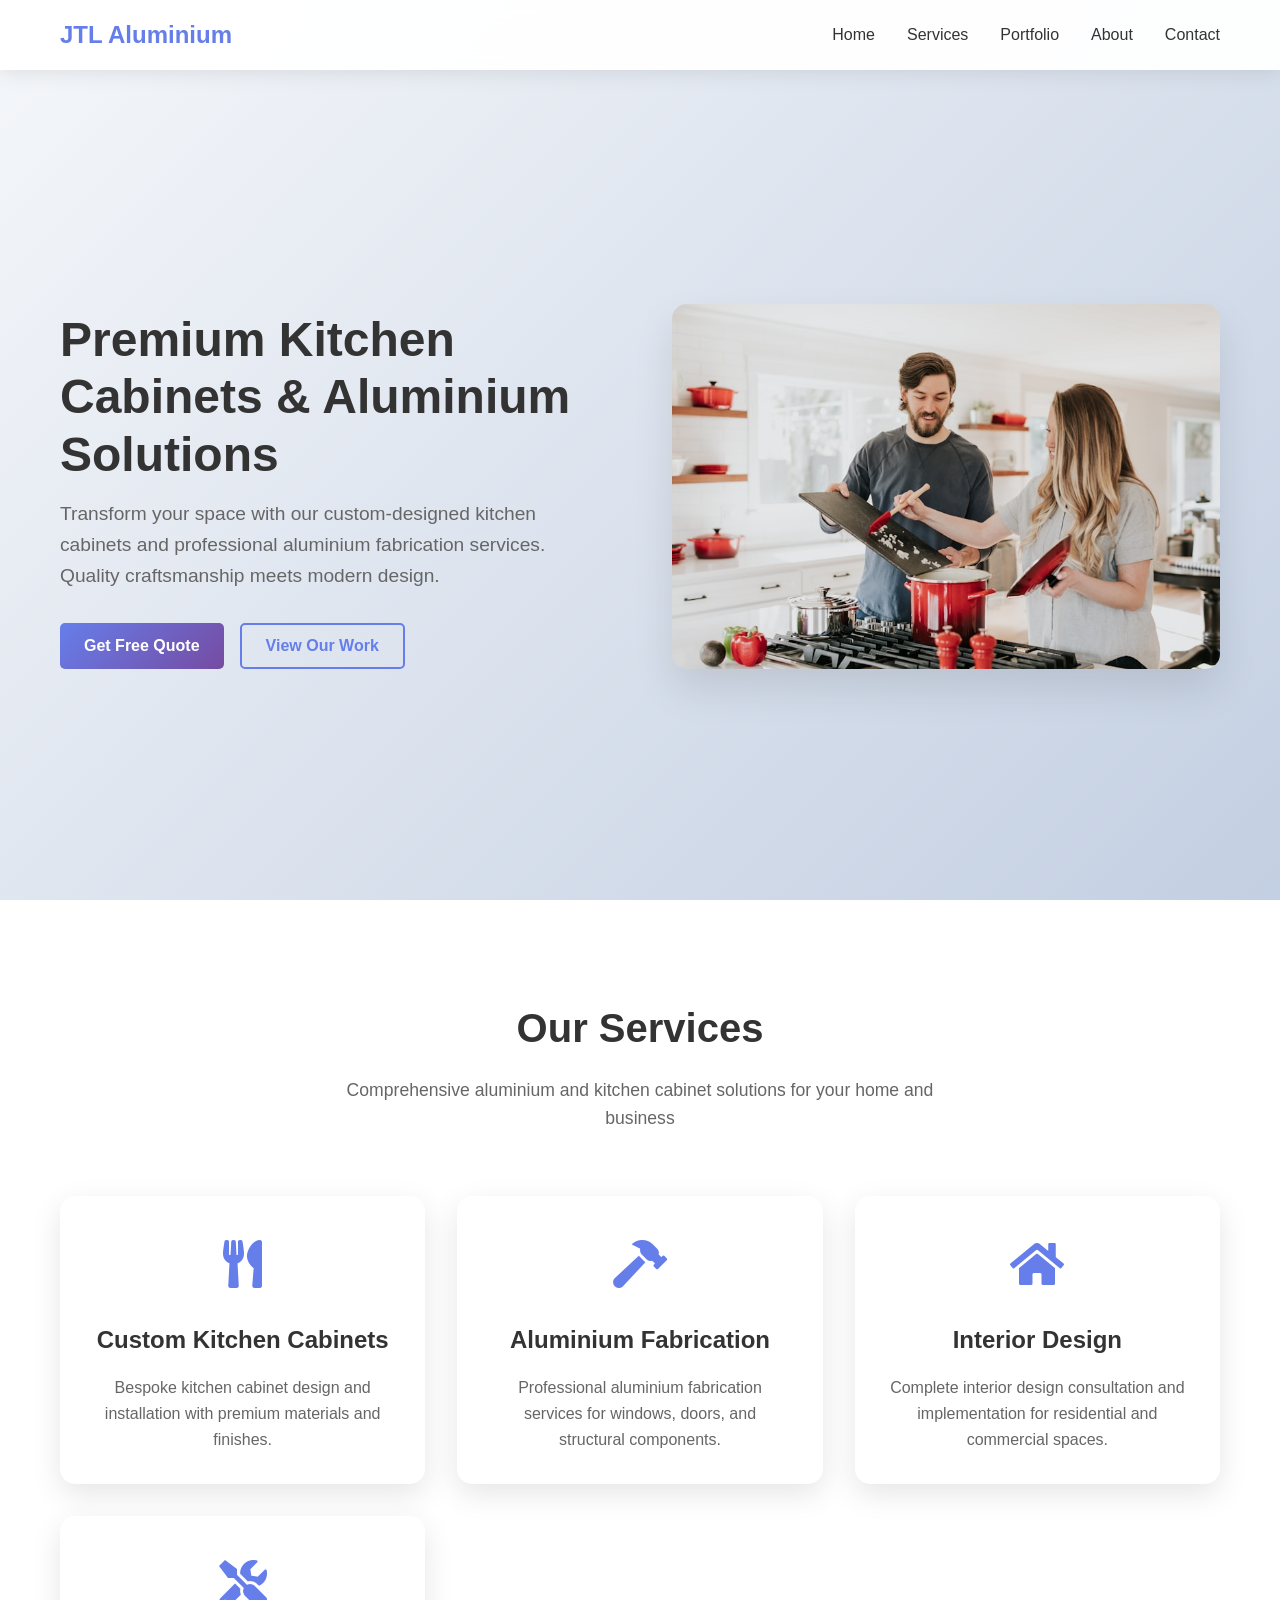
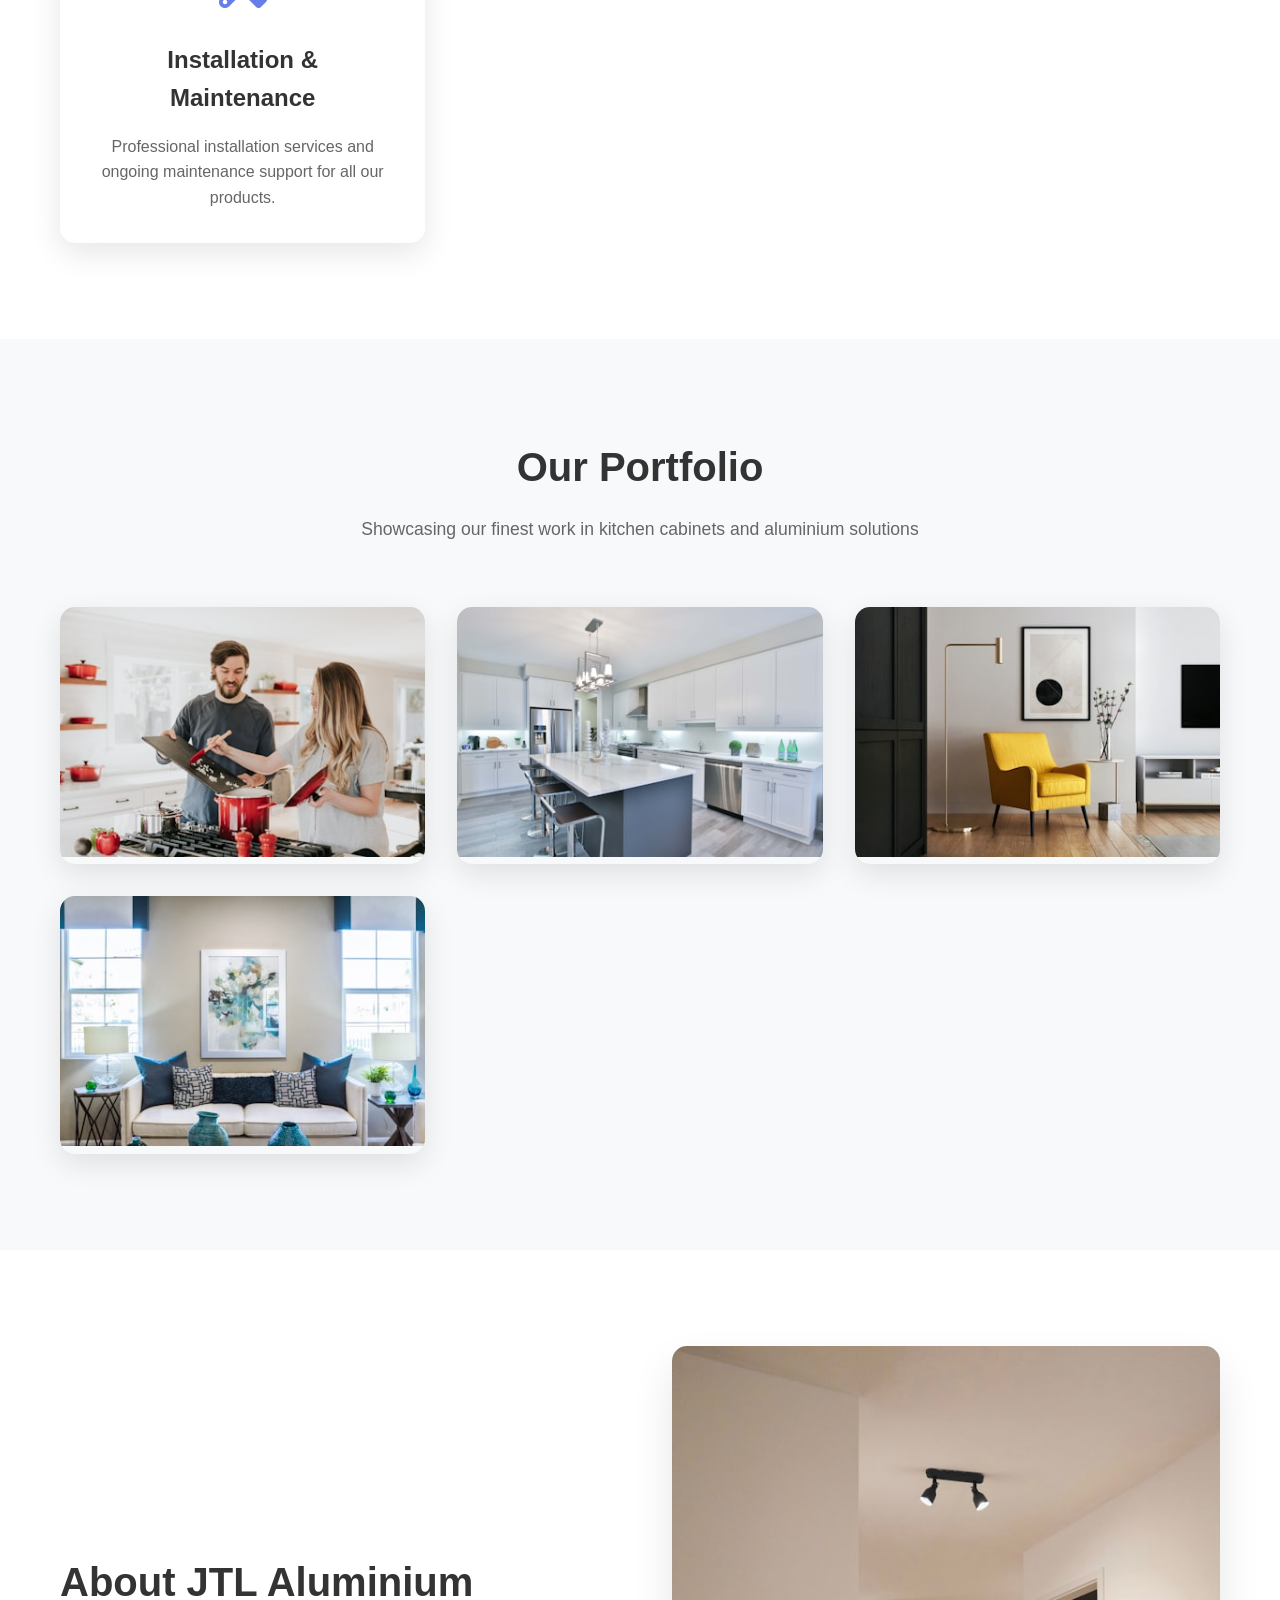
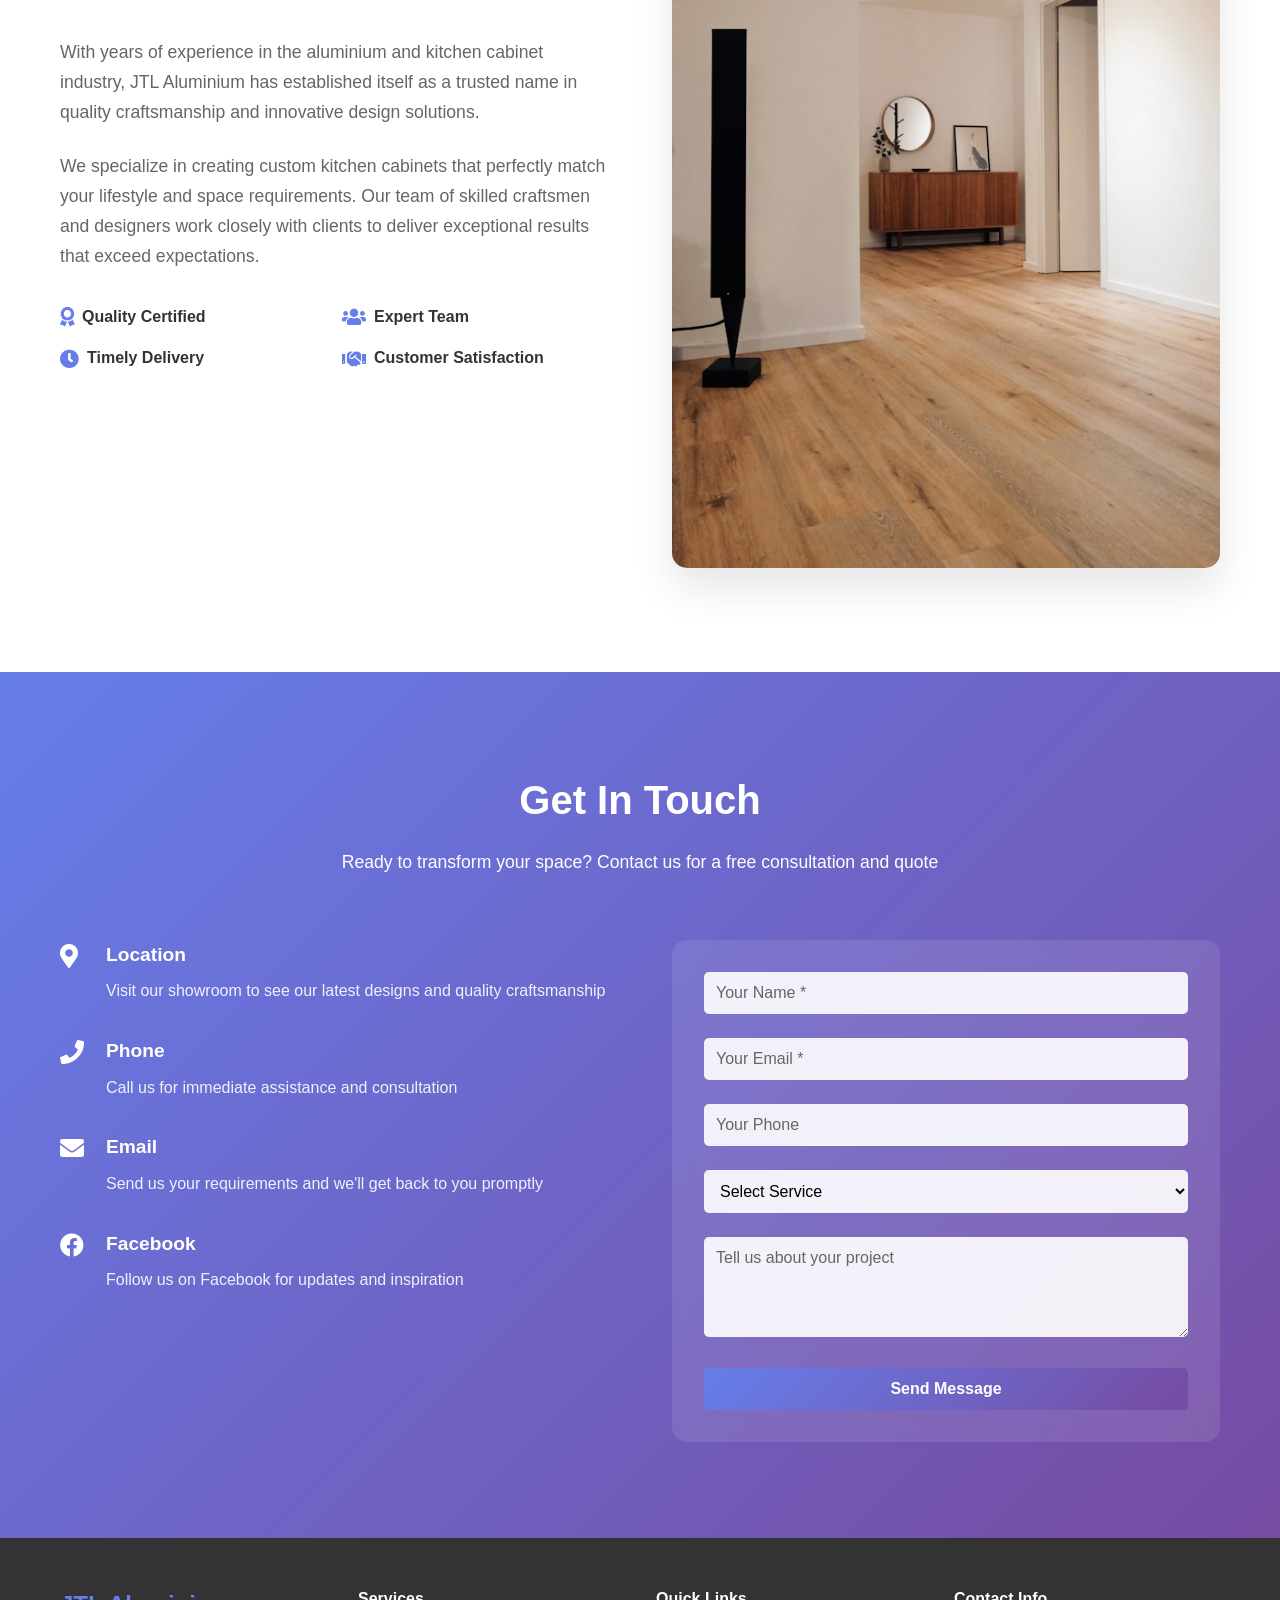
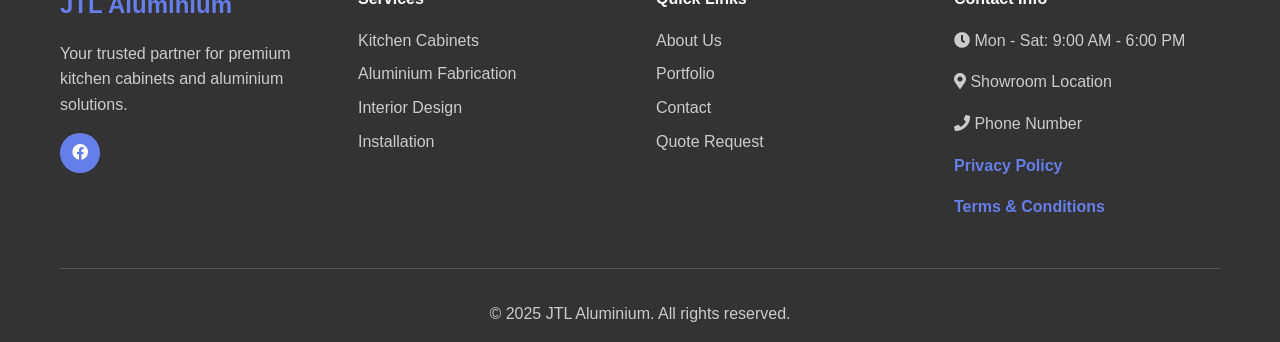
<file: index.html>
<!DOCTYPE html>
<!-- saved from url=(0034)https://www.jtlaluminiumdesign.my/ -->
<html lang="en">

<head>
    <meta http-equiv="Content-Type" content="text/html; charset=UTF-8">
    <link rel="icon" href="https://www.jtlaluminiumdesign.my/jtl_logo.png">
    <meta name="viewport" content="width=device-width,initial-scale=1">
    <meta name="theme-color" content="#667eea">
    <meta name="description" content="JTL Aluminium - Premium Kitchen Cabinets &amp; Aluminium Solutions. Custom kitchen cabinet design and professional aluminium fabrication services.">
    <meta name="keywords" content="kitchen cabinets, aluminium fabrication, interior design, custom cabinets, JTL Aluminium">
    <meta name="author" content="JTL Aluminium">
    <meta property="og:title" content="JTL Aluminium - Premium Kitchen Cabinets &amp; Aluminium Solutions">
    <meta property="og:description" content="Transform your space with our custom-designed kitchen cabinets and professional aluminium fabrication services.">
    <meta property="og:type" content="website">
    <meta property="og:url" content="https://jtl-aluminium.vercel.app">
    <meta property="og:image" content="/og-image.jpg">
    <meta name="twitter:card" content="summary_large_image">
    <meta name="twitter:title" content="JTL Aluminium - Premium Kitchen Cabinets">
    <meta name="twitter:description" content="Custom kitchen cabinets and aluminium solutions">
    <meta name="twitter:image" content="/twitter-image.jpg">
    <link rel="apple-touch-icon" href="https://www.jtlaluminiumdesign.my/jtl_logo.png">
    <link rel="manifest" href="https://www.jtlaluminiumdesign.my/manifest.json">
    <link href="./JTL Aluminium - Premium Kitchen Cabinets &amp; Aluminium Solutions_files/all.min.css" rel="stylesheet">
    <link rel="preconnect" href="https://fonts.googleapis.com/">
    <link rel="preconnect" href="https://fonts.gstatic.com/" crossorigin="">
    <link href="./JTL Aluminium - Premium Kitchen Cabinets &amp; Aluminium Solutions_files/css2" rel="stylesheet">
    <title>JTL Aluminium - Premium Kitchen Cabinets &amp; Aluminium Solutions</title>
    <link href="./JTL Aluminium - Premium Kitchen Cabinets &amp; Aluminium Solutions_files/main.c2baba4b.css" rel="stylesheet">
    <link href="https://cdnjs.cloudflare.com/ajax/libs/font-awesome/5.15.4/css/all.min.css" rel="stylesheet">
</head>

<body>
    <noscript>You need to enable JavaScript to run this app.</noscript>

    <div id="root">
        <div class="App">

            <!-- Navigation -->
            <nav class="navbar">
                <div class="nav-container">
                    <div class="nav-logo">
                        <h2>JTL Aluminium</h2>
                    </div>
                    <ul class="nav-menu">
                        <li>
                            <button class="nav-link" data-section="home">Home</button>
                        </li>
                        <li>
                            <button class="nav-link" data-section="services">Services</button>
                        </li>
                        <li>
                            <button class="nav-link" data-section="portfolio">Portfolio</button>
                        </li>
                        <li>
                            <button class="nav-link" data-section="about">About</button>
                        </li>
                        <li>
                            <button class="nav-link" data-section="contact">Contact</button>
                        </li>
                    </ul>
                    <div class="hamburger">
                        <span class="bar"></span>
                        <span class="bar"></span>
                        <span class="bar"></span>
                    </div>
                </div>
            </nav>

            <!-- Hero Section -->
            <section id="home" class="hero">
                <div class="hero-container">
                    <div class="hero-content">
                        <h1 class="hero-title">Premium Kitchen Cabinets &amp; Aluminium Solutions</h1>
                        <p class="hero-subtitle">Transform your space with our custom-designed kitchen cabinets and professional aluminium fabrication services. Quality craftsmanship meets modern design.</p>
                        <div class="hero-buttons">
                            <button class="btn btn-primary" data-section="contact">Get Free Quote</button>
                            <button class="btn btn-secondary" data-section="portfolio">View Our Work</button>
                        </div>
                    </div>
                    <div class="hero-image">
                        <img src="./JTL Aluminium - Premium Kitchen Cabinets &amp; Aluminium Solutions_files/photo-1556909114-f6e7ad7d3136" alt="Modern Kitchen Cabinet" loading="lazy">
                    </div>
                </div>
            </section>

            <!-- Services Section -->
            <section id="services" class="services">
                <div class="container">
                    <div class="section-header">
                        <h2>Our Services</h2>
                        <p>Comprehensive aluminium and kitchen cabinet solutions for your home and business</p>
                    </div>
                    <div class="services-grid">
                        <div class="service-card">
                            <div class="service-icon">
                                <i class="fas fa-utensils"></i>
                            </div>
                            <h3>Custom Kitchen Cabinets</h3>
                            <p>Bespoke kitchen cabinet design and installation with premium materials and finishes.</p>
                        </div>
                        <div class="service-card">
                            <div class="service-icon">
                                <i class="fas fa-hammer"></i>
                            </div>
                            <h3>Aluminium Fabrication</h3>
                            <p>Professional aluminium fabrication services for windows, doors, and structural components.</p>
                        </div>
                        <div class="service-card">
                            <div class="service-icon">
                                <i class="fas fa-home"></i>
                            </div>
                            <h3>Interior Design</h3>
                            <p>Complete interior design consultation and implementation for residential and commercial spaces.</p>
                        </div>
                        <div class="service-card">
                            <div class="service-icon">
                                <i class="fas fa-tools"></i>
                            </div>
                            <h3>Installation &amp; Maintenance</h3>
                            <p>Professional installation services and ongoing maintenance support for all our products.</p>
                        </div>
                    </div>
                </div>
            </section>

            <!-- Portfolio Section -->
            <section id="portfolio" class="portfolio">
                <div class="container">
                    <div class="section-header">
                        <h2>Our Portfolio</h2>
                        <p>Showcasing our finest work in kitchen cabinets and aluminium solutions</p>
                    </div>
                    <div class="portfolio-grid">
                        <div class="portfolio-item">
                            <img src="./JTL Aluminium - Premium Kitchen Cabinets &amp; Aluminium Solutions_files/photo-1556909114-f6e7ad7d3136(1)" alt="Modern Kitchen Design" loading="lazy">
                            <div class="portfolio-overlay">
                                <h4>Modern Kitchen Design</h4>
                                <p>Contemporary cabinet design with sleek finishes</p>
                            </div>
                        </div>
                        <div class="portfolio-item">
                            <img src="./JTL Aluminium - Premium Kitchen Cabinets &amp; Aluminium Solutions_files/photo-1565183928294-7063f23ce0f8" alt="Aluminium Windows" loading="lazy">
                            <div class="portfolio-overlay">
                                <h4>Aluminium Windows</h4>
                                <p>Custom aluminium window installation</p>
                            </div>
                        </div>
                        <div class="portfolio-item">
                            <img src="./JTL Aluminium - Premium Kitchen Cabinets &amp; Aluminium Solutions_files/photo-1586023492125-27b2c045efd7" alt="Cabinet Interior Design" loading="lazy">
                            <div class="portfolio-overlay">
                                <h4>Cabinet Interior Design</h4>
                                <p>Optimized storage solutions and organization</p>
                            </div>
                        </div>
                        <div class="portfolio-item">
                            <img src="./JTL Aluminium - Premium Kitchen Cabinets &amp; Aluminium Solutions_files/photo-1505691938895-1758d7feb511" alt="Commercial Kitchen" loading="lazy">
                            <div class="portfolio-overlay">
                                <h4>Commercial Kitchen</h4>
                                <p>Industrial-grade kitchen cabinet solutions</p>
                            </div>
                        </div>
                    </div>
                </div>
            </section>

            <!-- About Section -->
            <section id="about" class="about">
                <div class="container">
                    <div class="about-content">
                        <div class="about-text">
                            <h2>About JTL Aluminium</h2>
                            <p>With years of experience in the aluminium and kitchen cabinet industry, JTL Aluminium has established itself as a trusted name in quality craftsmanship and innovative design solutions.</p>
                            <p>We specialize in creating custom kitchen cabinets that perfectly match your lifestyle and space requirements. Our team of skilled craftsmen and designers work closely with clients to deliver exceptional results that exceed expectations.</p>
                            <div class="about-features">
                                <div class="feature">
                                    <i class="fas fa-award"></i>
                                    <span>Quality Certified</span>
                                </div>
                                <div class="feature">
                                    <i class="fas fa-users"></i>
                                    <span>Expert Team</span>
                                </div>
                                <div class="feature">
                                    <i class="fas fa-clock"></i>
                                    <span>Timely Delivery</span>
                                </div>
                                <div class="feature">
                                    <i class="fas fa-handshake"></i>
                                    <span>Customer Satisfaction</span>
                                </div>
                            </div>
                        </div>
                        <div class="about-image">
                            <img src="./JTL Aluminium - Premium Kitchen Cabinets &amp; Aluminium Solutions_files/photo-1581858726788-75bc0f6a952d" alt="JTL Aluminium Workshop" loading="lazy">
                        </div>
                    </div>
                </div>
            </section>

            <!-- Contact Section -->
            <section id="contact" class="contact">
                <div class="container">
                    <div class="section-header">
                        <h2>Get In Touch</h2>
                        <p>Ready to transform your space? Contact us for a free consultation and quote</p>
                    </div>
                    <div class="contact-content">
                        <div class="contact-info">
                            <div class="contact-item">
                                <i class="fas fa-map-marker-alt"></i>
                                <div>
                                    <h4>Location</h4>
                                    <p>Visit our showroom to see our latest designs and quality craftsmanship</p>
                                </div>
                            </div>
                            <div class="contact-item">
                                <i class="fas fa-phone"></i>
                                <div>
                                    <h4>Phone</h4>
                                    <p>Call us for immediate assistance and consultation</p>
                                </div>
                            </div>
                            <div class="contact-item">
                                <i class="fas fa-envelope"></i>
                                <div>
                                    <h4>Email</h4>
                                    <p>Send us your requirements and we'll get back to you promptly</p>
                                </div>
                            </div>
                            <div class="contact-item">
                                <i class="fab fa-facebook"></i>
                                <div>
                                    <h4>Facebook</h4>
                                    <p><a href="https://www.facebook.com/jtlaluminium/" target="_blank" rel="noopener noreferrer">Follow us on Facebook for updates and inspiration</a></p>
                                </div>
                            </div>
                        </div>
                        <form class="contact-form" id="contactForm">
                            <div class="form-group">
                                <input type="text" id="name" name="name" placeholder="Your Name *" required="" value="">
                            </div>
                            <div class="form-group">
                                <input type="email" id="email" name="email" placeholder="Your Email *" required="" value="">
                            </div>
                            <div class="form-group">
                                <input type="tel" id="phone" name="phone" placeholder="Your Phone" value="">
                            </div>
                            <div class="form-group">
                                <select name="service" id="service">
                                    <option value="">Select Service</option>
                                    <option value="kitchen-cabinets">Kitchen Cabinets</option>
                                    <option value="aluminium-fabrication">Aluminium Fabrication</option>
                                    <option value="interior-design">Interior Design</option>
                                    <option value="consultation">Consultation</option>
                                </select>
                            </div>
                            <div class="form-group">
                                <textarea id="message" name="message" placeholder="Tell us about your project" rows="4"></textarea>
                            </div>
                            <button type="submit" class="btn btn-primary">Send Message</button>
                        </form>
                    </div>
                </div>
            </section>

            <!-- Footer -->
            <footer class="footer">
                <div class="container">
                    <div class="footer-content">
                        <div class="footer-section">
                            <h3>JTL Aluminium</h3>
                            <p>Your trusted partner for premium kitchen cabinets and aluminium solutions.</p>
                            <div class="social-links">
                                <a href="https://www.facebook.com/jtlaluminium/" target="_blank" rel="noopener noreferrer">
                                    <i class="fab fa-facebook"></i>
                                </a>
                            </div>
                        </div>
                        <div class="footer-section">
                            <h4>Services</h4>
                            <ul>
                                <li>
                                    <button data-section="services">Kitchen Cabinets</button>
                                </li>
                                <li>
                                    <button data-section="services">Aluminium Fabrication</button>
                                </li>
                                <li>
                                    <button data-section="services">Interior Design</button>
                                </li>
                                <li>
                                    <button data-section="services">Installation</button>
                                </li>
                            </ul>
                        </div>
                        <div class="footer-section">
                            <h4>Quick Links</h4>
                            <ul>
                                <li>
                                    <button data-section="about">About Us</button>
                                </li>
                                <li>
                                    <button data-section="portfolio">Portfolio</button>
                                </li>
                                <li>
                                    <button data-section="contact">Contact</button>
                                </li>
                                <li>
                                    <button data-section="contact">Quote Request</button>
                                </li>
                            </ul>
                        </div>
                        <div class="footer-section">
                            <h4>Contact Info</h4>
                            <p><i class="fas fa-clock"></i> Mon - Sat: 9:00 AM - 6:00 PM</p>
                            <p><i class="fas fa-map-marker-alt"></i> Showroom Location</p>
                            <p><i class="fas fa-phone"></i> Phone Number</p>
                            <p><a href="privacy-policy.html">Privacy Policy</a></p>
                            <p><a href="terms-and-conditions.html">Terms &amp; Conditions</a></p>
                        </div>
                    </div>
                    <div class="footer-bottom">
                        <p>© 2025 JTL Aluminium. All rights reserved.</p>
                    </div>
                </div>
            </footer>
        </div>
    </div>

    <script>
        // Smooth scrolling function
        function scrollToSection(sectionId) {
            const target = document.getElementById(sectionId);
            if (target) {
                target.scrollIntoView({
                    behavior: 'smooth',
                    block: 'start'
                });
                // Close mobile menu if open
                const navMenu = document.querySelector('.nav-menu');
                const hamburger = document.querySelector('.hamburger');
                if (navMenu && hamburger) {
                    navMenu.classList.remove('active');
                    hamburger.classList.remove('active');
                }
            }
        }

        // Intersection Observer for scroll animations
        function initScrollAnimations() {
            const observerOptions = {
                root: null,
                rootMargin: '0px',
                threshold: 0.1
            };

            const observer = new IntersectionObserver((entries) => {
                entries.forEach(entry => {
                    if (entry.isIntersecting) {
                        entry.target.classList.add('animate');
                    }
                });
            }, observerOptions);

            // Observe service cards
            document.querySelectorAll('.service-card').forEach(card => {
                observer.observe(card);
            });

            // Observe portfolio items
            document.querySelectorAll('.portfolio-item').forEach(item => {
                observer.observe(item);
            });

            // Observe about section elements
            document.querySelectorAll('.about-text, .about-image').forEach(element => {
                observer.observe(element);
            });
        }

        // Add click event listeners to all buttons with data-section attribute
        document.addEventListener('DOMContentLoaded', function() {
            // Initialize scroll animations
            initScrollAnimations();

            // Navigation buttons
            const navButtons = document.querySelectorAll('button[data-section]');
            navButtons.forEach(button => {
                button.addEventListener('click', function() {
                    const section = this.getAttribute('data-section');
                    scrollToSection(section);
                });
            });

            // Mobile menu toggle
            const hamburger = document.querySelector('.hamburger');
            const navMenu = document.querySelector('.nav-menu');

            if (hamburger && navMenu) {
                hamburger.addEventListener('click', function() {
                    hamburger.classList.toggle('active');
                    navMenu.classList.toggle('active');
                });
            }

            // Form submission handler
            const contactForm = document.getElementById('contactForm');
            if (contactForm) {
                contactForm.addEventListener('submit', function(e) {
                    e.preventDefault();
                    alert('Thank you for your message! We will get back to you soon.');
                    this.reset();
                });
            }

            // Smooth scrolling for regular anchor links (like privacy policy and terms)
            document.querySelectorAll('a[href^="#"]').forEach(anchor => {
                anchor.addEventListener('click', function (e) {
                    e.preventDefault();
                    const targetId = this.getAttribute('href').substring(1);
                    scrollToSection(targetId);
                });
            });
        });
    </script>
</body>

</html>
</file>
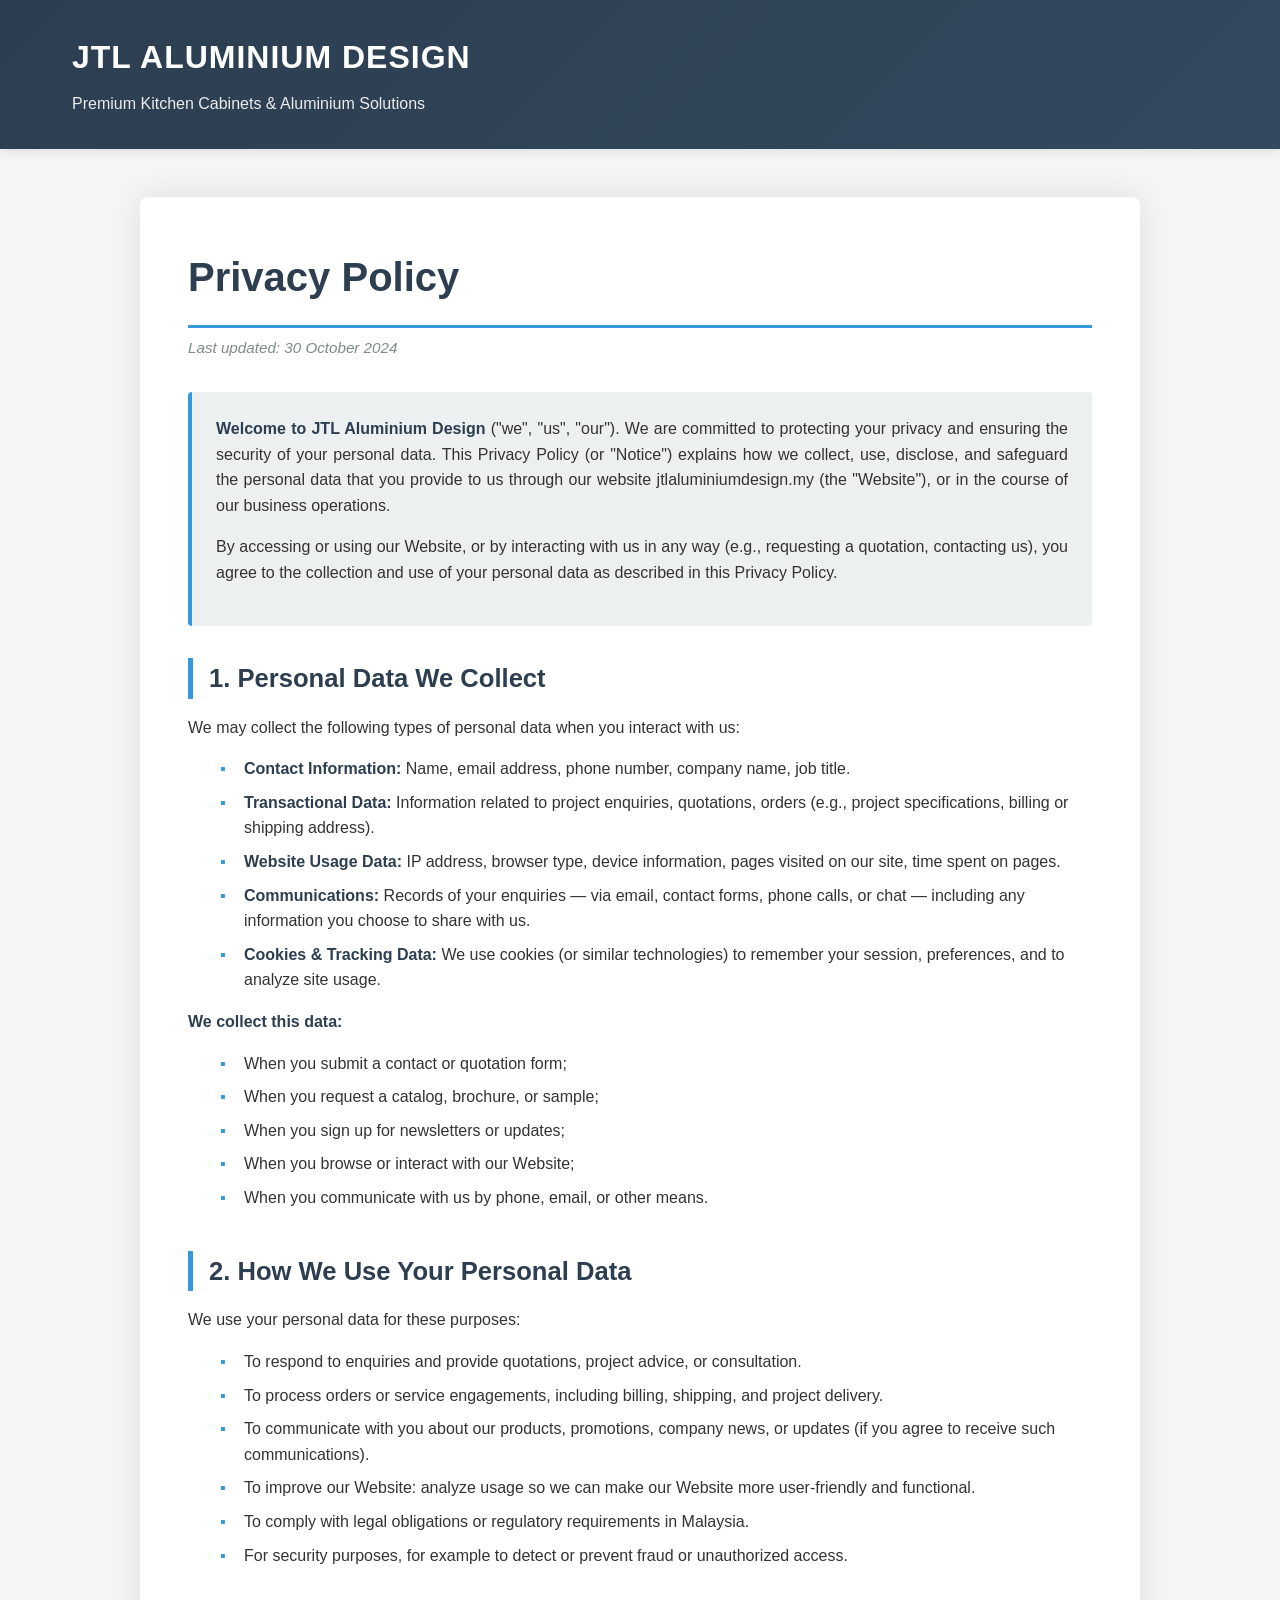
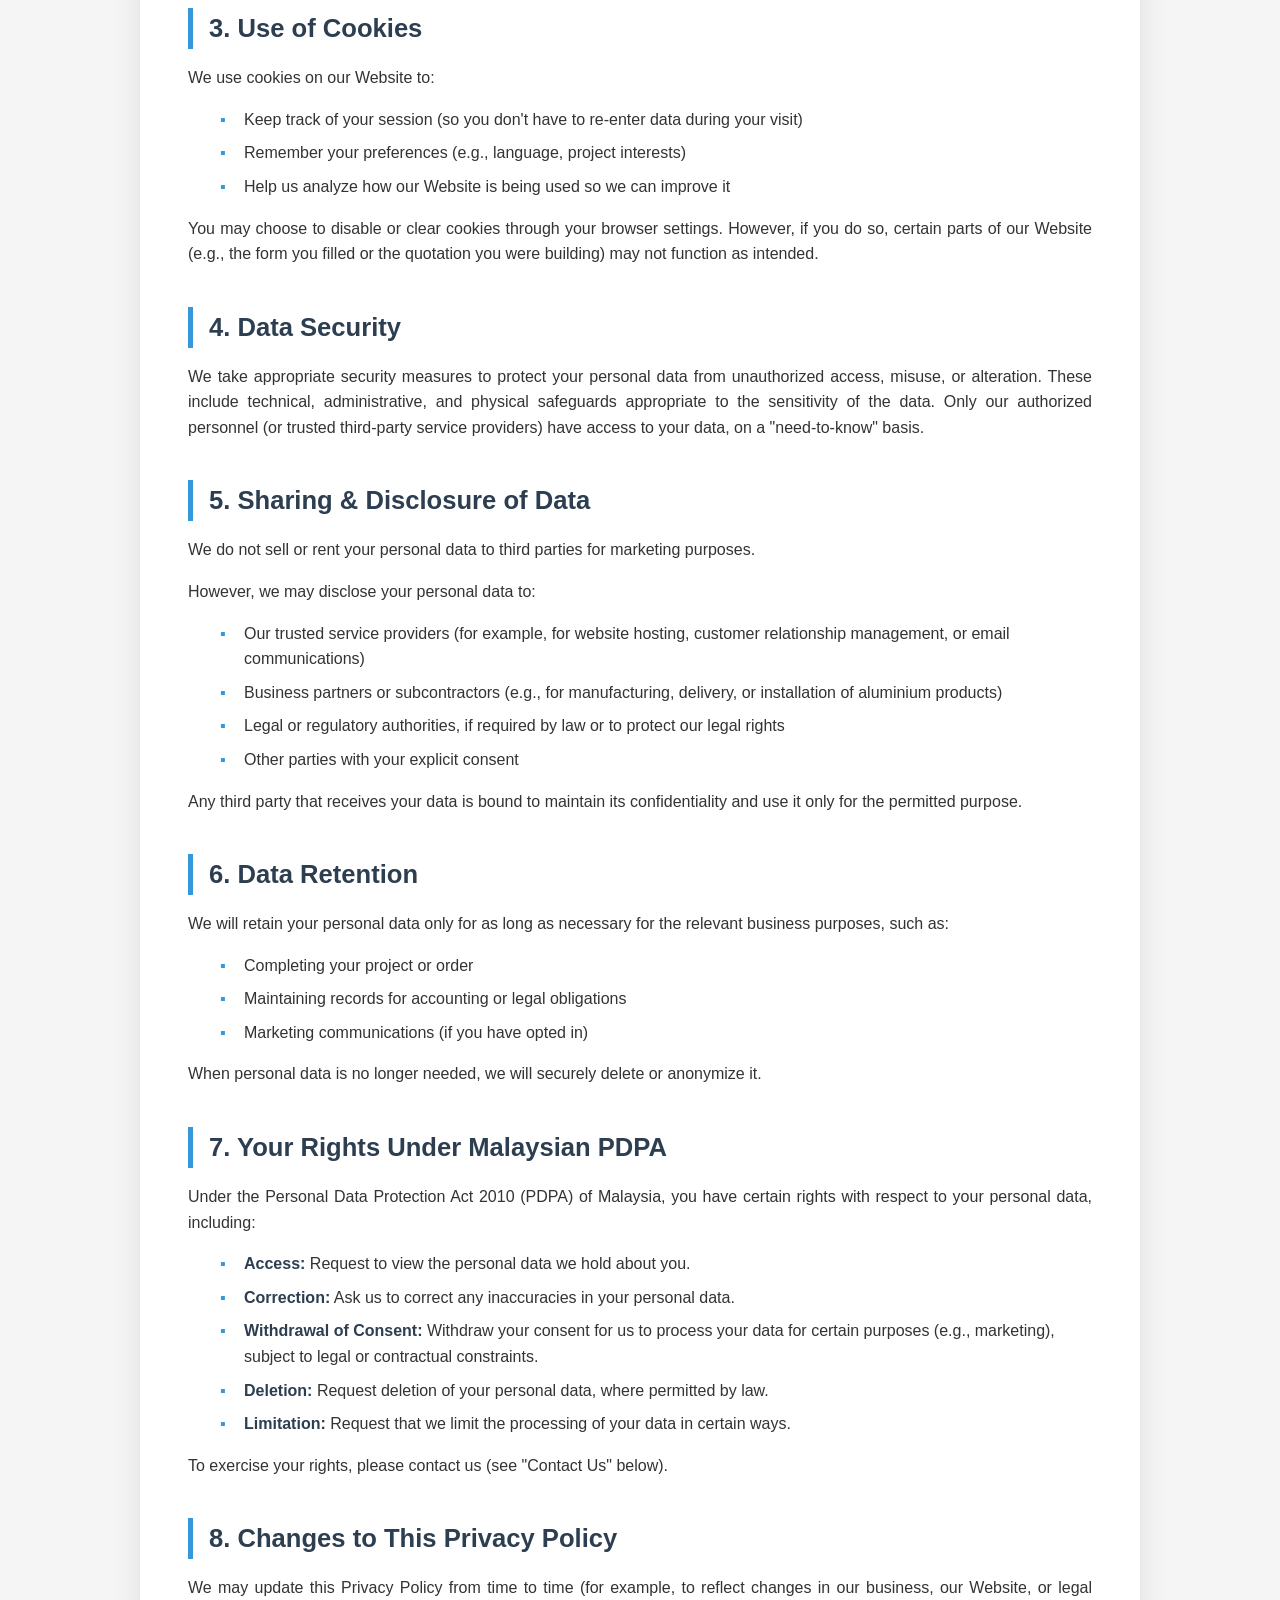
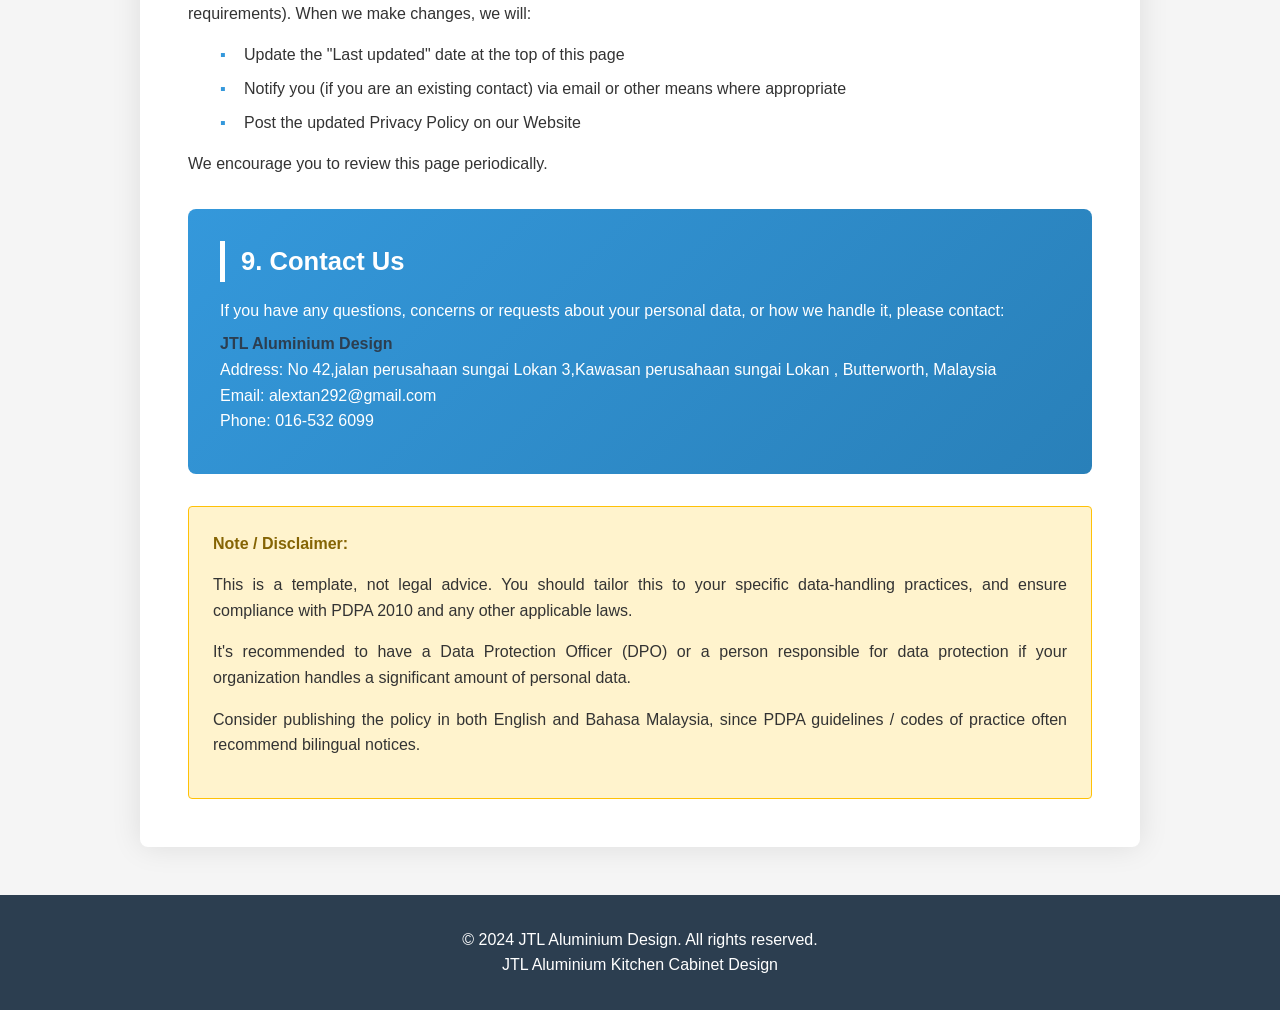
<file: privacy-policy.html>
<!DOCTYPE html>
<html lang="en">
<head>
    <meta charset="UTF-8">
    <meta name="viewport" content="width=device-width, initial-scale=1.0">
    <title>Privacy Policy - JTL Aluminium Design</title>
    <style>
        * {
            margin: 0;
            padding: 0;
            box-sizing: border-box;
        }

        body {
            font-family: 'Segoe UI', Tahoma, Geneva, Verdana, sans-serif;
            line-height: 1.6;
            color: #333;
            background-color: #f5f5f5;
        }

        /* Header Styles */
        header {
            background: linear-gradient(135deg, #2c3e50 0%, #34495e 100%);
            color: white;
            padding: 2rem 0;
            box-shadow: 0 2px 10px rgba(0,0,0,0.1);
        }

        .header-content {
            max-width: 1200px;
            margin: 0 auto;
            padding: 0 2rem;
        }

        .company-name {
            font-size: 2rem;
            font-weight: 700;
            margin-bottom: 0.5rem;
            letter-spacing: 1px;
        }

        .company-tagline {
            font-size: 1rem;
            opacity: 0.9;
            font-weight: 300;
        }

        /* Main Content */
        .container {
            max-width: 1000px;
            margin: 3rem auto;
            background: white;
            padding: 3rem;
            box-shadow: 0 0 30px rgba(0,0,0,0.1);
            border-radius: 8px;
        }

        h1 {
            color: #2c3e50;
            font-size: 2.5rem;
            margin-bottom: 0.5rem;
            border-bottom: 3px solid #3498db;
            padding-bottom: 1rem;
        }

        .last-updated {
            color: #7f8c8d;
            font-style: italic;
            margin-bottom: 2rem;
            font-size: 0.95rem;
        }

        .intro-text {
            background-color: #ecf0f1;
            padding: 1.5rem;
            border-left: 4px solid #3498db;
            margin-bottom: 2rem;
            border-radius: 4px;
        }

        h2 {
            color: #2c3e50;
            font-size: 1.6rem;
            margin-top: 2.5rem;
            margin-bottom: 1rem;
            padding-left: 1rem;
            border-left: 5px solid #3498db;
        }

        h2:first-of-type {
            margin-top: 1rem;
        }

        p {
            margin-bottom: 1rem;
            text-align: justify;
        }

        ul {
            margin: 1rem 0 1rem 2rem;
            list-style-type: none;
        }

        ul li {
            margin-bottom: 0.5rem;
            padding-left: 1.5rem;
            position: relative;
        }

        ul li:before {
            content: "▪";
            color: #3498db;
            font-weight: bold;
            position: absolute;
            left: 0;
        }

        strong {
            color: #2c3e50;
            font-weight: 600;
        }

        .contact-box {
            background: linear-gradient(135deg, #3498db 0%, #2980b9 100%);
            color: white;
            padding: 2rem;
            border-radius: 8px;
            margin-top: 2rem;
        }

        .contact-box h2 {
            color: white;
            border-left-color: white;
            margin-top: 0;
        }

        .contact-box p {
            margin-bottom: 0.5rem;
        }

        .note-box {
            background-color: #fff3cd;
            border: 1px solid #ffc107;
            border-radius: 4px;
            padding: 1.5rem;
            margin-top: 2rem;
        }

        .note-box strong {
            color: #856404;
        }

        /* Footer */
        footer {
            background-color: #2c3e50;
            color: white;
            text-align: center;
            padding: 2rem;
            margin-top: 3rem;
        }

        footer p {
            margin: 0;
            text-align: center;
        }

        /* Responsive Design */
        @media (max-width: 768px) {
            .container {
                margin: 1.5rem;
                padding: 1.5rem;
            }

            h1 {
                font-size: 2rem;
            }

            h2 {
                font-size: 1.3rem;
            }

            .company-name {
                font-size: 1.5rem;
            }
        }

        /* Smooth Scroll */
        html {
            scroll-behavior: smooth;
        }

        /* Links */
        a {
            color: #3498db;
            text-decoration: none;
        }

        a:hover {
            text-decoration: underline;
        }
    </style>
</head>
<body>
    <header>
        <div class="header-content">
            <div class="company-name">JTL ALUMINIUM DESIGN</div>
            <div class="company-tagline">Premium Kitchen Cabinets & Aluminium Solutions</div>
        </div>
    </header>

    <div class="container">
        <h1>Privacy Policy</h1>
        <p class="last-updated">Last updated: 30 October 2024 </p>

        <div class="intro-text">
            <p><strong>Welcome to JTL Aluminium Design</strong> ("we", "us", "our"). We are committed to protecting your privacy and ensuring the security of your personal data. This Privacy Policy (or "Notice") explains how we collect, use, disclose, and safeguard the personal data that you provide to us through our website jtlaluminiumdesign.my (the "Website"), or in the course of our business operations.</p>
            <p>By accessing or using our Website, or by interacting with us in any way (e.g., requesting a quotation, contacting us), you agree to the collection and use of your personal data as described in this Privacy Policy.</p>
        </div>

        <h2>1. Personal Data We Collect</h2>
        <p>We may collect the following types of personal data when you interact with us:</p>
        <ul>
            <li><strong>Contact Information:</strong> Name, email address, phone number, company name, job title.</li>
            <li><strong>Transactional Data:</strong> Information related to project enquiries, quotations, orders (e.g., project specifications, billing or shipping address).</li>
            <li><strong>Website Usage Data:</strong> IP address, browser type, device information, pages visited on our site, time spent on pages.</li>
            <li><strong>Communications:</strong> Records of your enquiries — via email, contact forms, phone calls, or chat — including any information you choose to share with us.</li>
            <li><strong>Cookies & Tracking Data:</strong> We use cookies (or similar technologies) to remember your session, preferences, and to analyze site usage.</li>
        </ul>

        <p><strong>We collect this data:</strong></p>
        <ul>
            <li>When you submit a contact or quotation form;</li>
            <li>When you request a catalog, brochure, or sample;</li>
            <li>When you sign up for newsletters or updates;</li>
            <li>When you browse or interact with our Website;</li>
            <li>When you communicate with us by phone, email, or other means.</li>
        </ul>

        <h2>2. How We Use Your Personal Data</h2>
        <p>We use your personal data for these purposes:</p>
        <ul>
            <li>To respond to enquiries and provide quotations, project advice, or consultation.</li>
            <li>To process orders or service engagements, including billing, shipping, and project delivery.</li>
            <li>To communicate with you about our products, promotions, company news, or updates (if you agree to receive such communications).</li>
            <li>To improve our Website: analyze usage so we can make our Website more user-friendly and functional.</li>
            <li>To comply with legal obligations or regulatory requirements in Malaysia.</li>
            <li>For security purposes, for example to detect or prevent fraud or unauthorized access.</li>
        </ul>

        <h2>3. Use of Cookies</h2>
        <p>We use cookies on our Website to:</p>
        <ul>
            <li>Keep track of your session (so you don't have to re-enter data during your visit)</li>
            <li>Remember your preferences (e.g., language, project interests)</li>
            <li>Help us analyze how our Website is being used so we can improve it</li>
        </ul>
        <p>You may choose to disable or clear cookies through your browser settings. However, if you do so, certain parts of our Website (e.g., the form you filled or the quotation you were building) may not function as intended.</p>

        <h2>4. Data Security</h2>
        <p>We take appropriate security measures to protect your personal data from unauthorized access, misuse, or alteration. These include technical, administrative, and physical safeguards appropriate to the sensitivity of the data. Only our authorized personnel (or trusted third-party service providers) have access to your data, on a "need-to-know" basis.</p>

        <h2>5. Sharing & Disclosure of Data</h2>
        <p>We do not sell or rent your personal data to third parties for marketing purposes.</p>
        <p>However, we may disclose your personal data to:</p>
        <ul>
            <li>Our trusted service providers (for example, for website hosting, customer relationship management, or email communications)</li>
            <li>Business partners or subcontractors (e.g., for manufacturing, delivery, or installation of aluminium products)</li>
            <li>Legal or regulatory authorities, if required by law or to protect our legal rights</li>
            <li>Other parties with your explicit consent</li>
        </ul>
        <p>Any third party that receives your data is bound to maintain its confidentiality and use it only for the permitted purpose.</p>

        <h2>6. Data Retention</h2>
        <p>We will retain your personal data only for as long as necessary for the relevant business purposes, such as:</p>
        <ul>
            <li>Completing your project or order</li>
            <li>Maintaining records for accounting or legal obligations</li>
            <li>Marketing communications (if you have opted in)</li>
        </ul>
        <p>When personal data is no longer needed, we will securely delete or anonymize it.</p>

        <h2>7. Your Rights Under Malaysian PDPA</h2>
        <p>Under the Personal Data Protection Act 2010 (PDPA) of Malaysia, you have certain rights with respect to your personal data, including:</p>
        <ul>
            <li><strong>Access:</strong> Request to view the personal data we hold about you.</li>
            <li><strong>Correction:</strong> Ask us to correct any inaccuracies in your personal data.</li>
            <li><strong>Withdrawal of Consent:</strong> Withdraw your consent for us to process your data for certain purposes (e.g., marketing), subject to legal or contractual constraints.</li>
            <li><strong>Deletion:</strong> Request deletion of your personal data, where permitted by law.</li>
            <li><strong>Limitation:</strong> Request that we limit the processing of your data in certain ways.</li>
        </ul>
        <p>To exercise your rights, please contact us (see "Contact Us" below).</p>

        <h2>8. Changes to This Privacy Policy</h2>
        <p>We may update this Privacy Policy from time to time (for example, to reflect changes in our business, our Website, or legal requirements). When we make changes, we will:</p>
        <ul>
            <li>Update the "Last updated" date at the top of this page</li>
            <li>Notify you (if you are an existing contact) via email or other means where appropriate</li>
            <li>Post the updated Privacy Policy on our Website</li>
        </ul>
        <p>We encourage you to review this page periodically.</p>

        <div class="contact-box">
            <h2>9. Contact Us</h2>
            <p>If you have any questions, concerns or requests about your personal data, or how we handle it, please contact:</p>
            <p><strong>JTL Aluminium Design</strong><br>
            Address: No 42,jalan perusahaan sungai Lokan 3,Kawasan perusahaan sungai Lokan , Butterworth, Malaysia<br>
            Email: alextan292@gmail.com<br>
            Phone: 016-532 6099</p>
        </div>

        <div class="note-box">
            <p><strong>Note / Disclaimer:</strong></p>
            <p>This is a template, not legal advice. You should tailor this to your specific data-handling practices, and ensure compliance with PDPA 2010 and any other applicable laws.</p>
            <p>It's recommended to have a Data Protection Officer (DPO) or a person responsible for data protection if your organization handles a significant amount of personal data.</p>
            <p>Consider publishing the policy in both English and Bahasa Malaysia, since PDPA guidelines / codes of practice often recommend bilingual notices.</p>
        </div>
    </div>

    <footer>
        <p>&copy; 2024 JTL Aluminium Design. All rights reserved.</p>
        <p>JTL Aluminium Kitchen Cabinet Design</p>
    </footer>
</body>
</html>
</file>
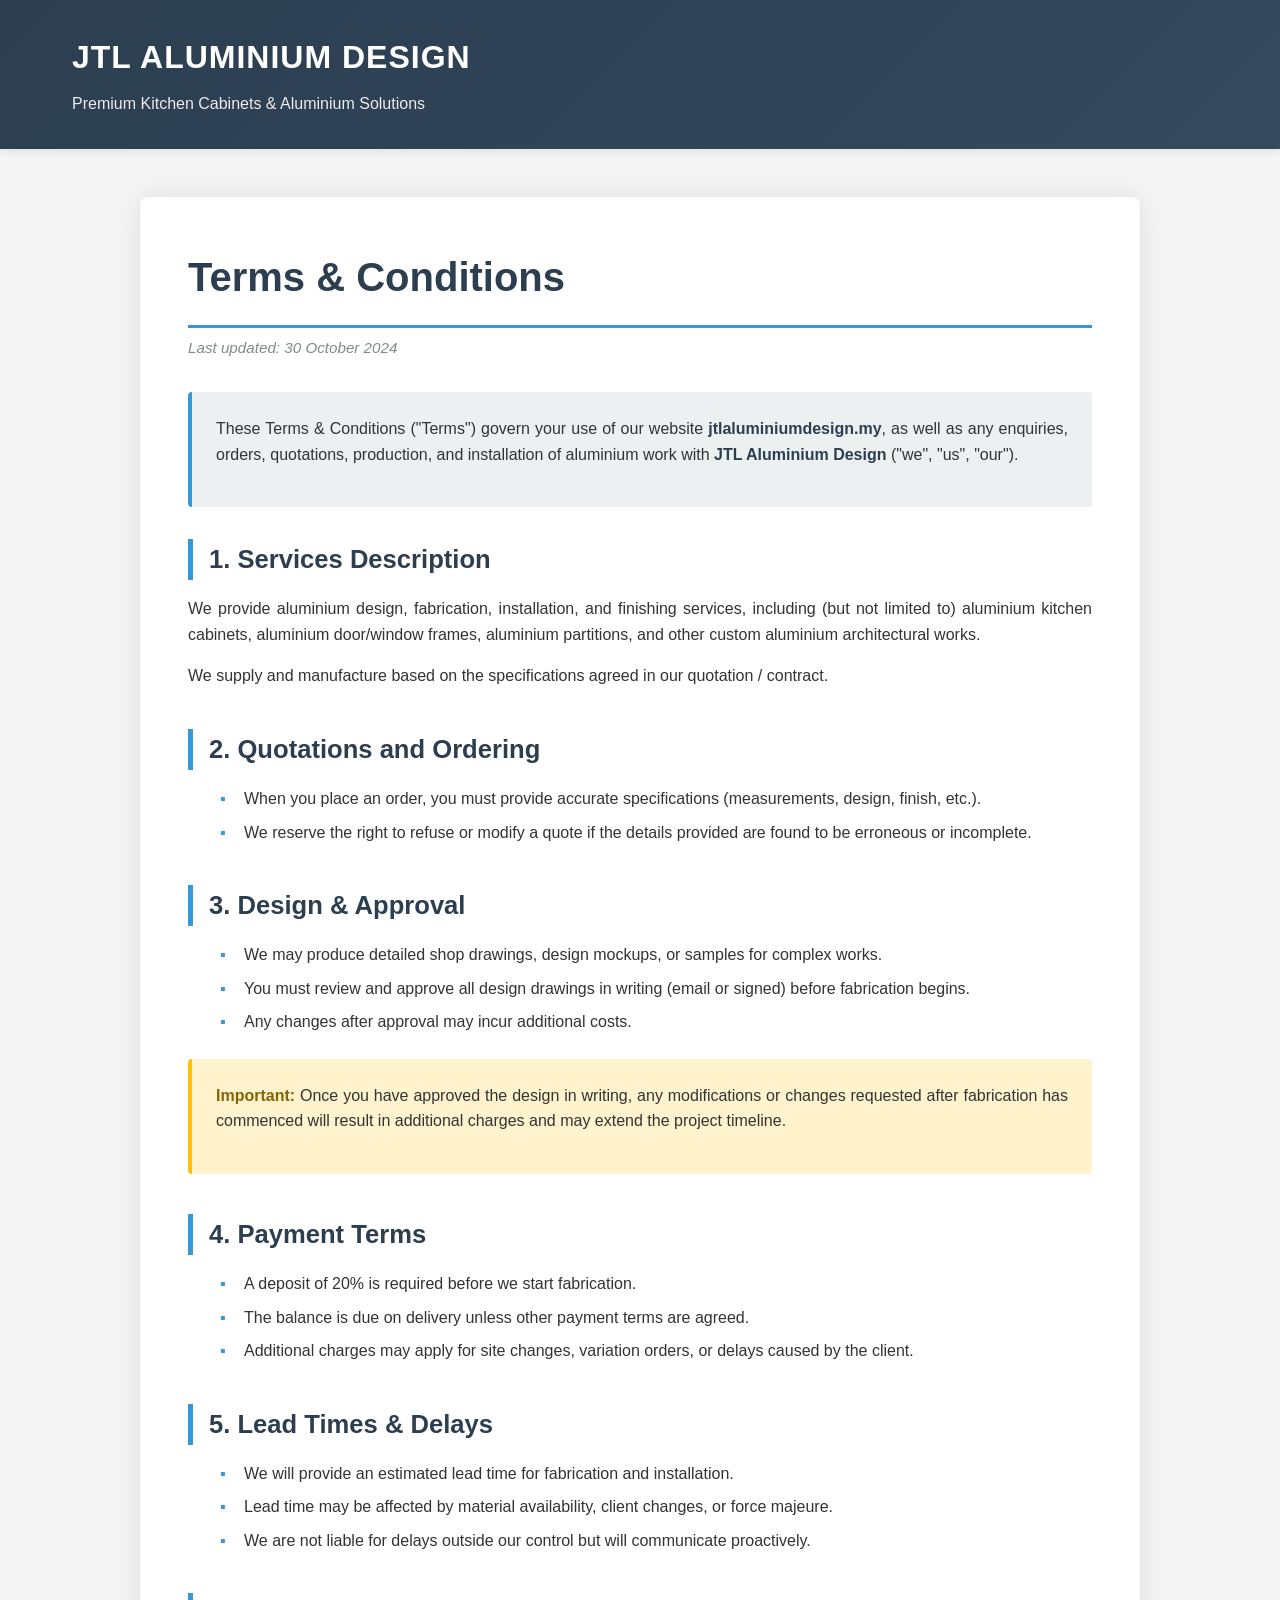
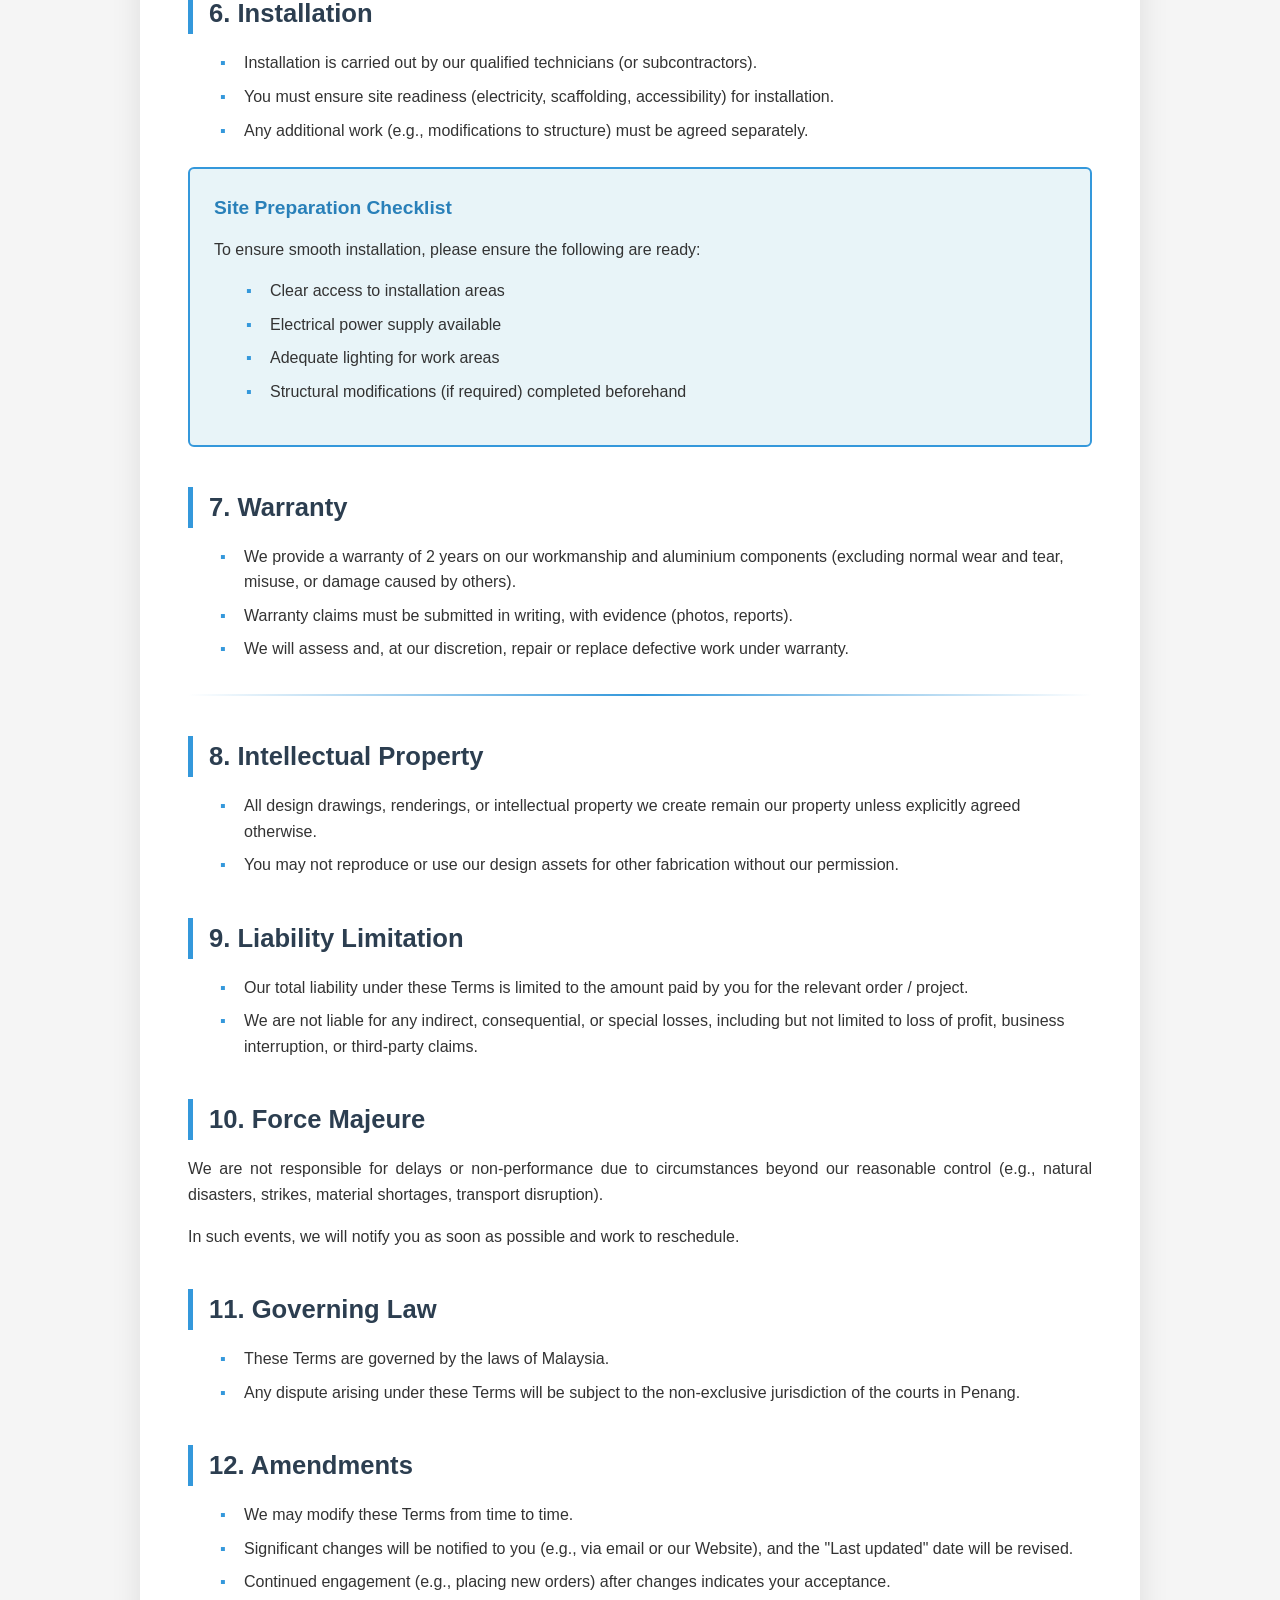
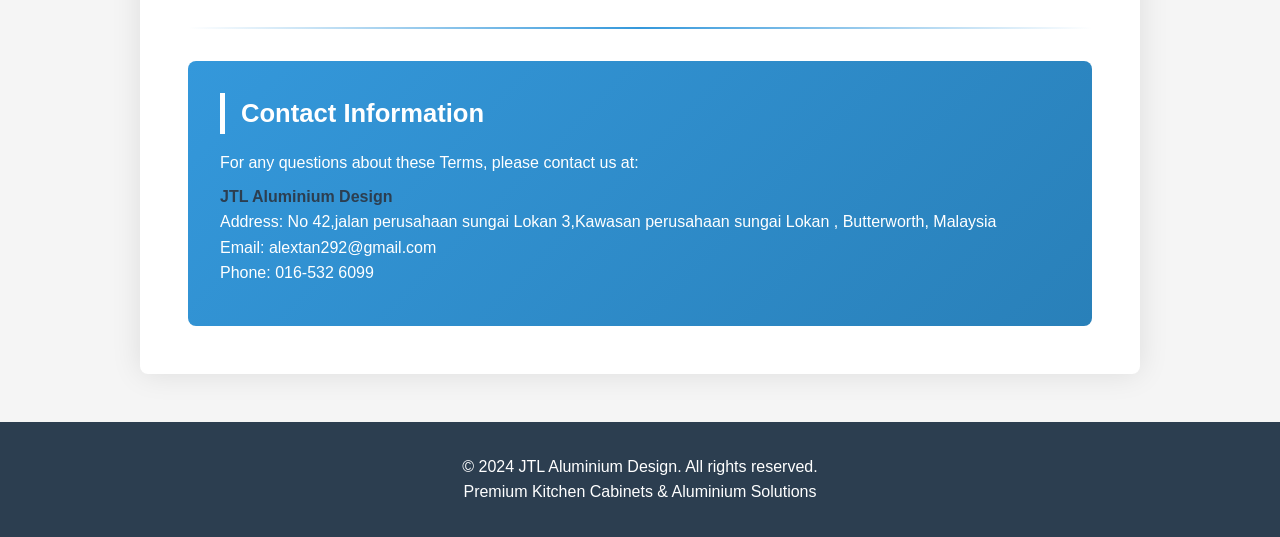
<file: terms-and-conditions.html>
<!DOCTYPE html>
<html lang="en">
<head>
    <meta charset="UTF-8">
    <meta name="viewport" content="width=device-width, initial-scale=1.0">
    <title>Terms & Conditions - JTL Aluminium Design</title>
    <style>
        * {
            margin: 0;
            padding: 0;
            box-sizing: border-box;
        }

        body {
            font-family: 'Segoe UI', Tahoma, Geneva, Verdana, sans-serif;
            line-height: 1.6;
            color: #333;
            background-color: #f5f5f5;
        }

        /* Header Styles */
        header {
            background: linear-gradient(135deg, #2c3e50 0%, #34495e 100%);
            color: white;
            padding: 2rem 0;
            box-shadow: 0 2px 10px rgba(0,0,0,0.1);
        }

        .header-content {
            max-width: 1200px;
            margin: 0 auto;
            padding: 0 2rem;
        }

        .company-name {
            font-size: 2rem;
            font-weight: 700;
            margin-bottom: 0.5rem;
            letter-spacing: 1px;
        }

        .company-tagline {
            font-size: 1rem;
            opacity: 0.9;
            font-weight: 300;
        }

        /* Main Content */
        .container {
            max-width: 1000px;
            margin: 3rem auto;
            background: white;
            padding: 3rem;
            box-shadow: 0 0 30px rgba(0,0,0,0.1);
            border-radius: 8px;
        }

        h1 {
            color: #2c3e50;
            font-size: 2.5rem;
            margin-bottom: 0.5rem;
            border-bottom: 3px solid #3498db;
            padding-bottom: 1rem;
        }

        .last-updated {
            color: #7f8c8d;
            font-style: italic;
            margin-bottom: 2rem;
            font-size: 0.95rem;
        }

        .intro-text {
            background-color: #ecf0f1;
            padding: 1.5rem;
            border-left: 4px solid #3498db;
            margin-bottom: 2rem;
            border-radius: 4px;
        }

        h2 {
            color: #2c3e50;
            font-size: 1.6rem;
            margin-top: 2.5rem;
            margin-bottom: 1rem;
            padding-left: 1rem;
            border-left: 5px solid #3498db;
        }

        h2:first-of-type {
            margin-top: 1rem;
        }

        h3 {
            color: #34495e;
            font-size: 1.2rem;
            margin-top: 1.5rem;
            margin-bottom: 0.8rem;
        }

        p {
            margin-bottom: 1rem;
            text-align: justify;
        }

        ul {
            margin: 1rem 0 1rem 2rem;
            list-style-type: none;
        }

        ul li {
            margin-bottom: 0.5rem;
            padding-left: 1.5rem;
            position: relative;
        }

        ul li:before {
            content: "▪";
            color: #3498db;
            font-weight: bold;
            position: absolute;
            left: 0;
        }

        strong {
            color: #2c3e50;
            font-weight: 600;
        }

        .highlight-box {
            background-color: #e8f4f8;
            border: 2px solid #3498db;
            border-radius: 6px;
            padding: 1.5rem;
            margin: 1.5rem 0;
        }

        .highlight-box h3 {
            color: #2980b9;
            margin-top: 0;
        }

        .contact-box {
            background: linear-gradient(135deg, #3498db 0%, #2980b9 100%);
            color: white;
            padding: 2rem;
            border-radius: 8px;
            margin-top: 2rem;
        }

        .contact-box h2 {
            color: white;
            border-left-color: white;
            margin-top: 0;
        }

        .contact-box p {
            margin-bottom: 0.5rem;
        }

        .warning-box {
            background-color: #fff3cd;
            border-left: 4px solid #ffc107;
            border-radius: 4px;
            padding: 1.5rem;
            margin: 1.5rem 0;
        }

        .warning-box strong {
            color: #856404;
        }

        /* Footer */
        footer {
            background-color: #2c3e50;
            color: white;
            text-align: center;
            padding: 2rem;
            margin-top: 3rem;
        }

        footer p {
            margin: 0;
            text-align: center;
        }

        /* Section Divider */
        .section-divider {
            height: 2px;
            background: linear-gradient(to right, transparent, #3498db, transparent);
            margin: 2rem 0;
        }

        /* Responsive Design */
        @media (max-width: 768px) {
            .container {
                margin: 1.5rem;
                padding: 1.5rem;
            }

            h1 {
                font-size: 2rem;
            }

            h2 {
                font-size: 1.3rem;
            }

            .company-name {
                font-size: 1.5rem;
            }
        }

        /* Smooth Scroll */
        html {
            scroll-behavior: smooth;
        }

        /* Links */
        a {
            color: #3498db;
            text-decoration: none;
        }

        a:hover {
            text-decoration: underline;
        }

        /* Placeholder styling */
        .placeholder {
            background-color: #ffe5e5;
            padding: 2px 6px;
            border-radius: 3px;
            font-style: italic;
        }
    </style>
</head>
<body>
    <header>
        <div class="header-content">
            <div class="company-name">JTL ALUMINIUM DESIGN</div>
            <div class="company-tagline">Premium Kitchen Cabinets & Aluminium Solutions</div>
        </div>
    </header>

    <div class="container">
        <h1>Terms & Conditions</h1>
        <p class="last-updated">Last updated: 30 October 2024 </p>

        <div class="intro-text">
            <p>These Terms & Conditions ("Terms") govern your use of our website <strong>jtlaluminiumdesign.my</strong>, as well as any enquiries, orders, quotations, production, and installation of aluminium work with <strong>JTL Aluminium Design</strong> ("we", "us", "our").</p>
        </div>

        <h2>1. Services Description</h2>
        <p>We provide aluminium design, fabrication, installation, and finishing services, including (but not limited to) aluminium kitchen cabinets, aluminium door/window frames, aluminium partitions, and other custom aluminium architectural works.</p>
        <p>We supply and manufacture based on the specifications agreed in our quotation / contract.</p>

        <h2>2. Quotations and Ordering</h2>
        <ul>
            <li>When you place an order, you must provide accurate specifications (measurements, design, finish, etc.).</li>
            <li>We reserve the right to refuse or modify a quote if the details provided are found to be erroneous or incomplete.</li>
        </ul>

        <h2>3. Design & Approval</h2>
        <ul>
            <li>We may produce detailed shop drawings, design mockups, or samples for complex works.</li>
            <li>You must review and approve all design drawings in writing (email or signed) before fabrication begins.</li>
            <li>Any changes after approval may incur additional costs.</li>
        </ul>

        <div class="warning-box">
            <p><strong>Important:</strong> Once you have approved the design in writing, any modifications or changes requested after fabrication has commenced will result in additional charges and may extend the project timeline.</p>
        </div>

        <h2>4. Payment Terms</h2>
        <ul>
            <li>A deposit of 20% is required before we start fabrication.</li>
            <li>The balance is due on delivery unless other payment terms are agreed.</li>
            <li>Additional charges may apply for site changes, variation orders, or delays caused by the client.</li>
        </ul>

        <h2>5. Lead Times & Delays</h2>
        <ul>
            <li>We will provide an estimated lead time for fabrication and installation.</li>
            <li>Lead time may be affected by material availability, client changes, or force majeure.</li>
            <li>We are not liable for delays outside our control but will communicate proactively.</li>
        </ul>

        <h2>6. Installation</h2>
        <ul>
            <li>Installation is carried out by our qualified technicians (or subcontractors).</li>
            <li>You must ensure site readiness (electricity, scaffolding, accessibility) for installation.</li>
            <li>Any additional work (e.g., modifications to structure) must be agreed separately.</li>
        </ul>

        <div class="highlight-box">
            <h3>Site Preparation Checklist</h3>
            <p>To ensure smooth installation, please ensure the following are ready:</p>
            <ul>
                <li>Clear access to installation areas</li>
                <li>Electrical power supply available</li>
                <li>Adequate lighting for work areas</li>
                <li>Structural modifications (if required) completed beforehand</li>
            </ul>
        </div>

        <h2>7. Warranty</h2>
        <ul>
            <li>We provide a warranty of 2 years on our workmanship and aluminium components (excluding normal wear and tear, misuse, or damage caused by others).</li>
            <li>Warranty claims must be submitted in writing, with evidence (photos, reports).</li>
            <li>We will assess and, at our discretion, repair or replace defective work under warranty.</li>
        </ul>

        <div class="section-divider"></div>

        <h2>8. Intellectual Property</h2>
        <ul>
            <li>All design drawings, renderings, or intellectual property we create remain our property unless explicitly agreed otherwise.</li>
            <li>You may not reproduce or use our design assets for other fabrication without our permission.</li>
        </ul>

        <h2>9. Liability Limitation</h2>
        <ul>
            <li>Our total liability under these Terms is limited to the amount paid by you for the relevant order / project.</li>
            <li>We are not liable for any indirect, consequential, or special losses, including but not limited to loss of profit, business interruption, or third-party claims.</li>
        </ul>

        <h2>10. Force Majeure</h2>
        <p>We are not responsible for delays or non-performance due to circumstances beyond our reasonable control (e.g., natural disasters, strikes, material shortages, transport disruption).</p>
        <p>In such events, we will notify you as soon as possible and work to reschedule.</p>

        <h2>11. Governing Law</h2>
        <ul>
            <li>These Terms are governed by the laws of Malaysia.</li>
            <li>Any dispute arising under these Terms will be subject to the non-exclusive jurisdiction of the courts in Penang.</li>
        </ul>

        <h2>12. Amendments</h2>
        <ul>
            <li>We may modify these Terms from time to time.</li>
            <li>Significant changes will be notified to you (e.g., via email or our Website), and the "Last updated" date will be revised.</li>
            <li>Continued engagement (e.g., placing new orders) after changes indicates your acceptance.</li>
        </ul>

        <div class="section-divider"></div>

        <div class="contact-box">
            <h2>Contact Information</h2>
            <p>For any questions about these Terms, please contact us at:</p>
            <p><strong>JTL Aluminium Design</strong><br>
            Address: No 42,jalan perusahaan sungai Lokan 3,Kawasan perusahaan sungai Lokan , Butterworth, Malaysia<br>
            Email: alextan292@gmail.com<br>
            Phone: 016-532 6099</p>
        </div>
    </div>

    <footer>
        <p>&copy; 2024 JTL Aluminium Design. All rights reserved.</p>
        <p>Premium Kitchen Cabinets & Aluminium Solutions</p>
    </footer>
</body>
</html>
</file>
